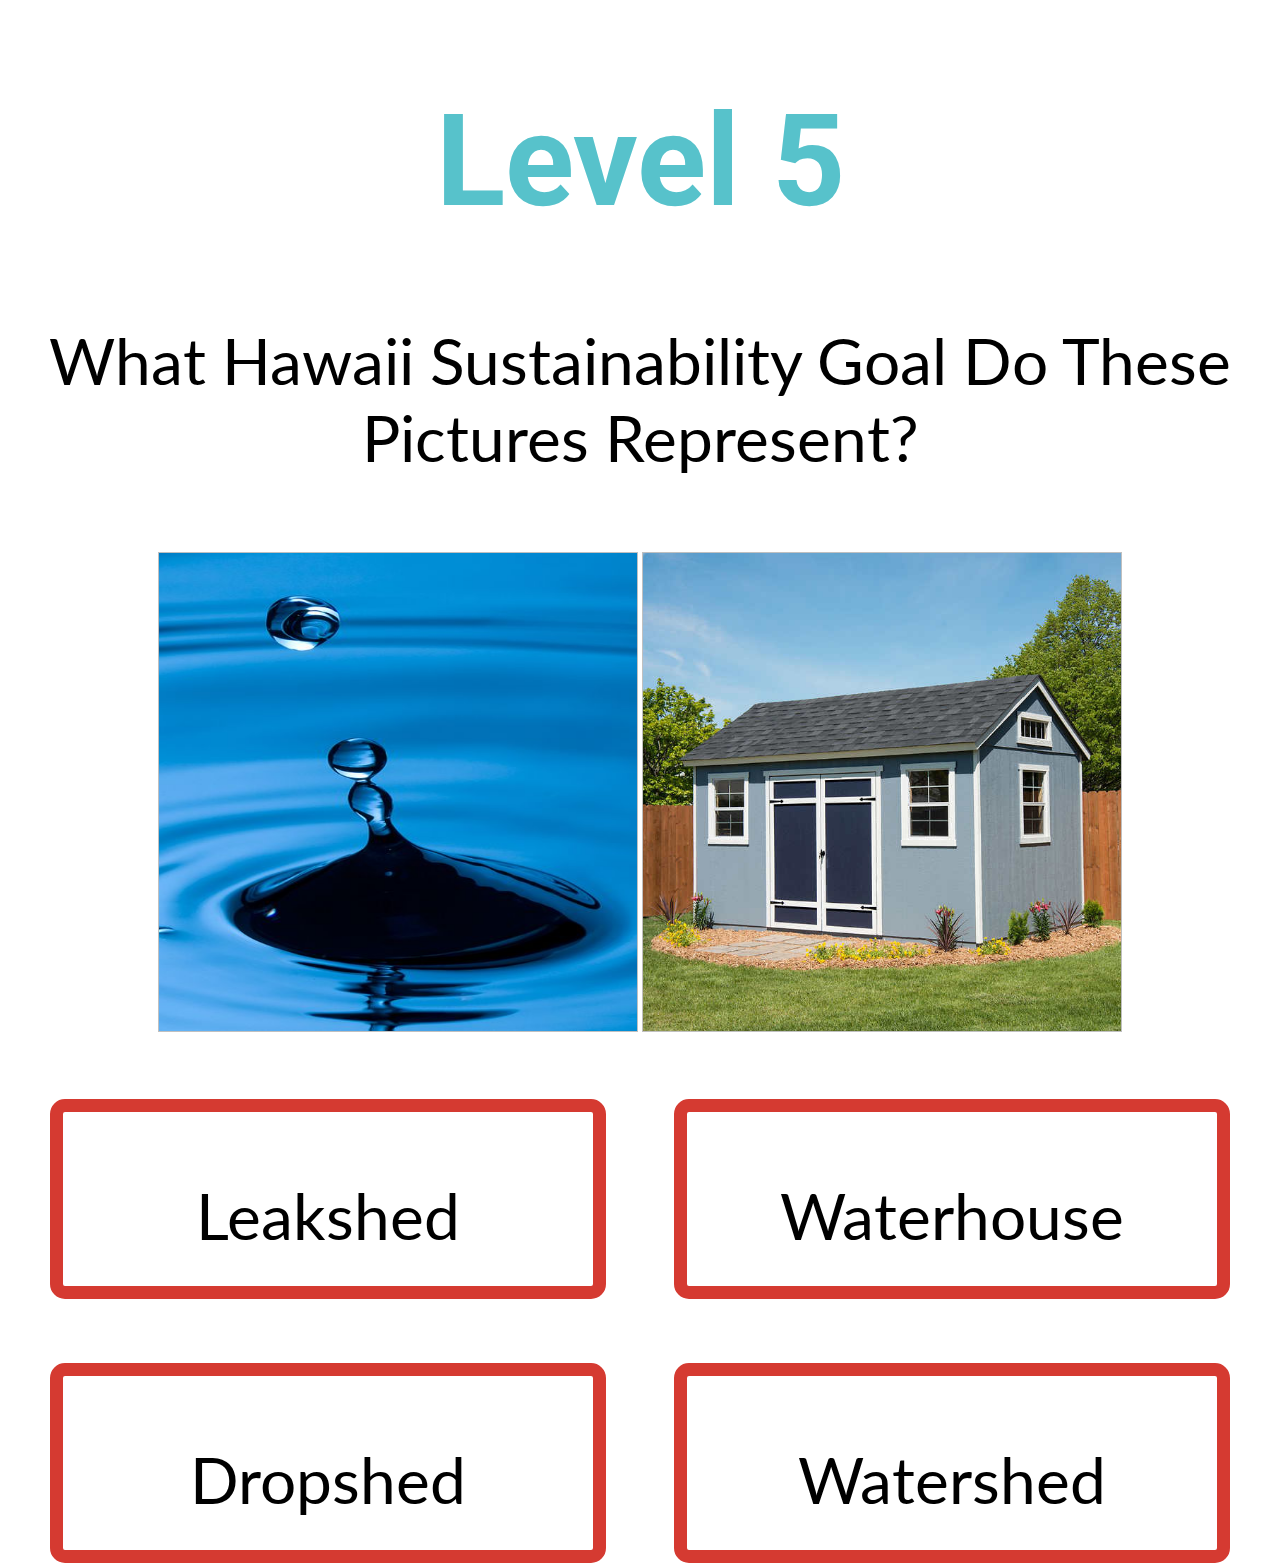
<file: html/fifth.html>
<!DOCTYPE html>
<head>
	<html lang="en">
	<link rel="stylesheet" type="text/css" href="../css/fifth.css">
	<script type="text/javascript" src="../js/fifth.js"></script>
	<meta charset="UTF-8" content="width=device-width, initial-scale=1">
	<link href="https://fonts.googleapis.com/css?family=Lato|Roboto&display=swap" rel="stylesheet">
	<title>Fifth</title>
</head>

<body style="text-align: center;">
	<div>
		<h1>Level 5</h1>
		<p class="question">What Hawaii Sustainability Goal Do These Pictures Represent?</p>
	</div>

	<div>
		<img class="images" id="image-1">
		<img class="images" id="image-2"> 
	</div>

	<div>
		<button onclick="myFunction2()" type="button" id="button" class="button2 text popup2">
			<p>Leakshed</p>
			<span class="popuptext2" id="myPopup2">X</span>
		</button>

		<button onclick="myFunction3()" type="button" id="button" class="button3 text popup3">
			<p>Waterhouse</p>
			<span class="popuptext3" id="myPopup3">X</span>
		</button>

		<button onclick="myFunction4()" type="button" id="button" class="button4 text popup4">
			<p>Dropshed</p>
			<span class="popuptext4" id="myPopup4">X</span>
		</button>

		<button onclick="window.location.href = '../html/sixth.html';" type="button" id="button" class="button1 text">
			<p>Watershed</p>
		</button>
	</div>
</body>
</file>
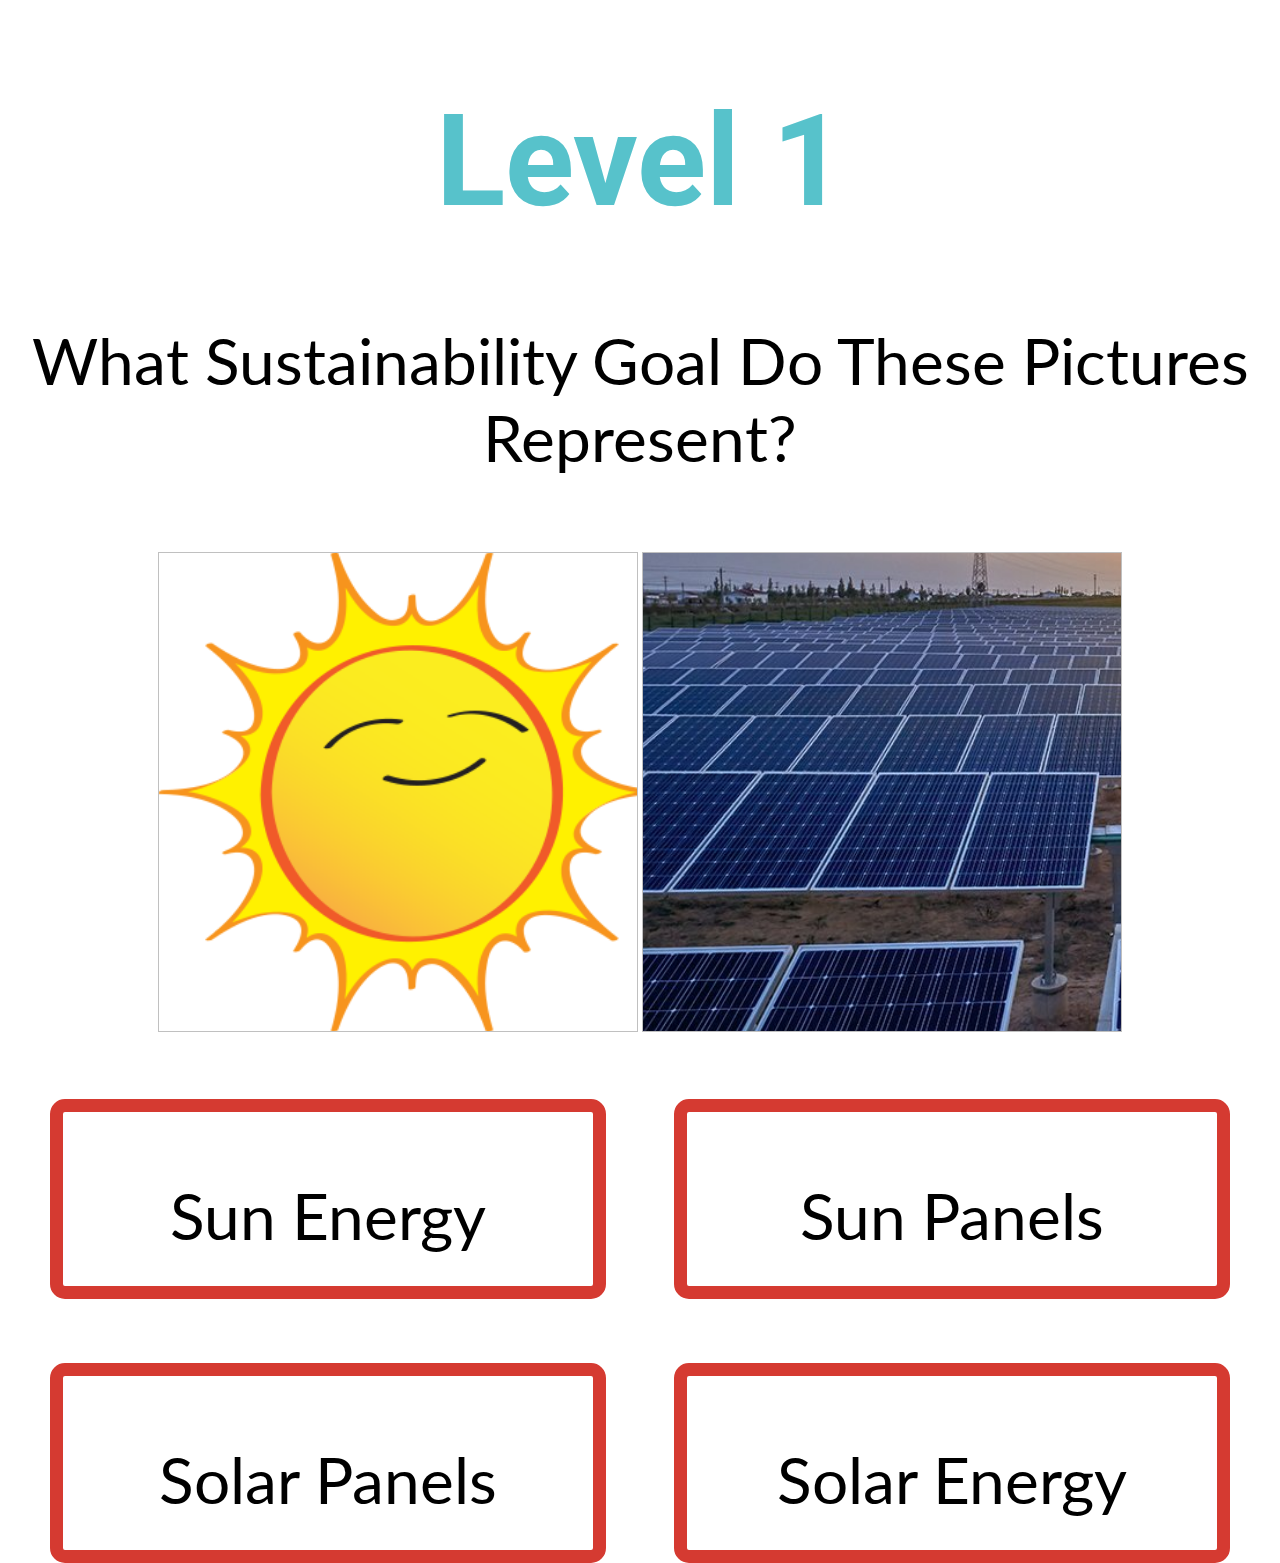
<file: html/first.html>
<!DOCTYPE html>
<head>
	<html lang="en">
	<link rel="stylesheet" type="text/css" href="../css/first.css">
	<script type="text/javascript" src="../js/first.js"></script>
	<meta charset="UTF-8" content="width=device-width, initial-scale=1">
	<link href="https://fonts.googleapis.com/css?family=Lato|Roboto&display=swap" rel="stylesheet">
	<title>First</title>
</head>

<body style="text-align: center;">
	<div>
		<h1>Level 1</h1>
		<p class="question">What Sustainability Goal Do These Pictures Represent?</p>
	</div>

	<div>
		<img class="images" id="image-1">
		<img class="images" id="image-2"> 
	</div>

	<div>
		<button onclick="myFunction3()" type="button" id="button" class="button3 text popup3">
			<p>Sun Energy</p>
			<span class="popuptext3" id="myPopup3">X</span>
		</button>

		<button onclick="myFunction2()" type="button" id="button" class="button2 text popup2">
			<p>Sun Panels</p>
			<span class="popuptext2" id="myPopup2">X</span>
		</button>

		<button onclick="window.location.href = '../html/second.html';" type="button" id="button" class="button1 text">
			<p>Solar Panels</p>
		</button>

		<button onclick="myFunction4()" type="button" id="button" class="button4 text popup4">
			<p>Solar Energy</p>
			<span class="popuptext4" id="myPopup4">X</span>
		</button>
	</div>

<!-- 	<div>
		<p class="question">Hint</p>
		<p class="hint">It is a common method of renewable energy, especially in Hawaii. Implementing this can help our state reach our goal of 100% renewable energy by 2045.</p>
	</div> -->
</body>
</file>
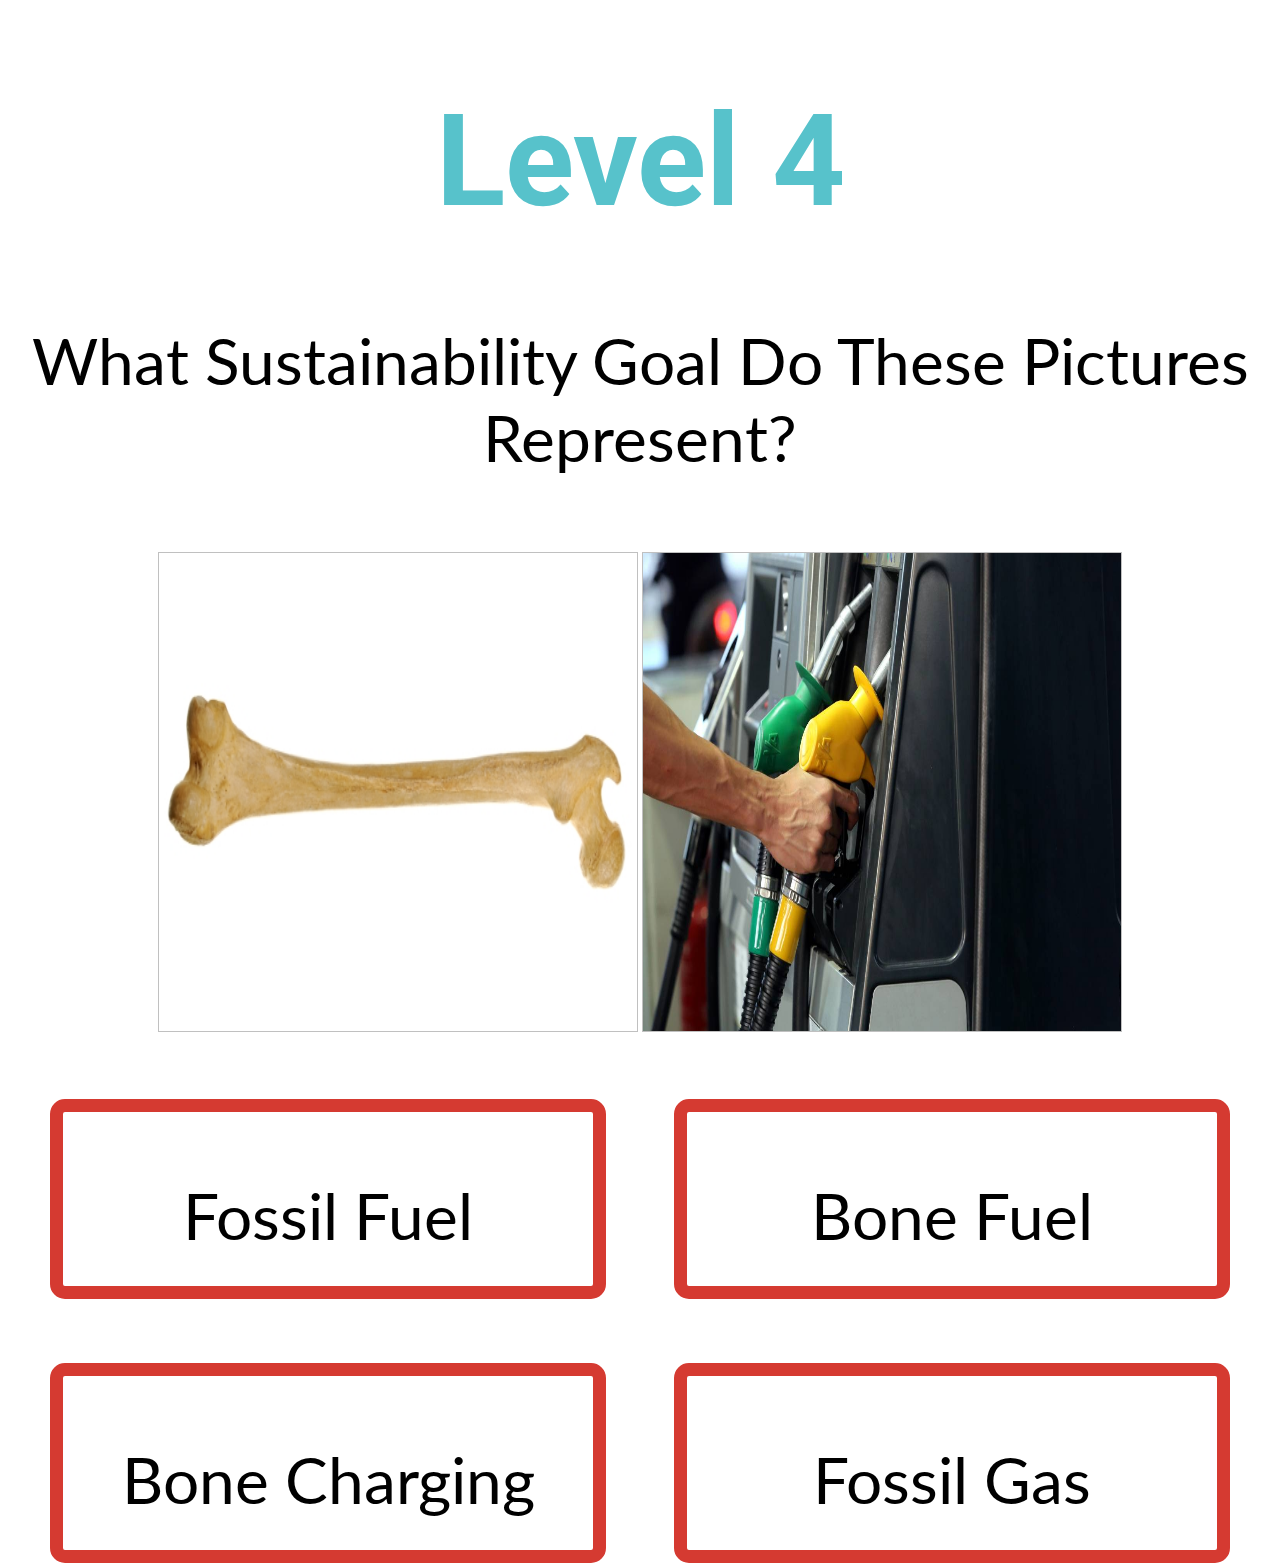
<file: html/fourth.html>
<!DOCTYPE html>
<head>
	<html lang="en">
	<link rel="stylesheet" type="text/css" href="../css/fourth.css">
	<script type="text/javascript" src="../js/fourth.js"></script>
	<meta charset="UTF-8" content="width=device-width, initial-scale=1">
	<link href="https://fonts.googleapis.com/css?family=Lato|Roboto&display=swap" rel="stylesheet">
	<title>Fourth</title>
</head>

<body style="text-align: center;">
	<div>
		<h1>Level 4</h1>
		<p class="question">What Sustainability Goal Do These Pictures Represent?</p>
	</div>

	<div>
		<img class="images" id="image-1">
		<img class="images" id="image-2"> 
	</div>

	<div>
		<button onclick="window.location.href = '../html/fifth.html';" type="button" id="button" class="button1 text">
			<p>Fossil Fuel</p>
		</button>

		<button onclick="myFunction2()" type="button" id="button" class="button2 text popup2">
			<p>Bone Fuel</p>
			<span class="popuptext2" id="myPopup2">X</span>
		</button>

		<button onclick="myFunction3()" type="button" id="button" class="button3 text popup3">
			<p>Bone Charging</p>
			<span class="popuptext3" id="myPopup3">X</span>
		</button>

		<button onclick="myFunction4()" type="button" id="button" class="button4 text popup4">
			<p>Fossil Gas</p>
			<span class="popuptext4" id="myPopup4">X</span>
		</button>
	</div>
</body>
</file>
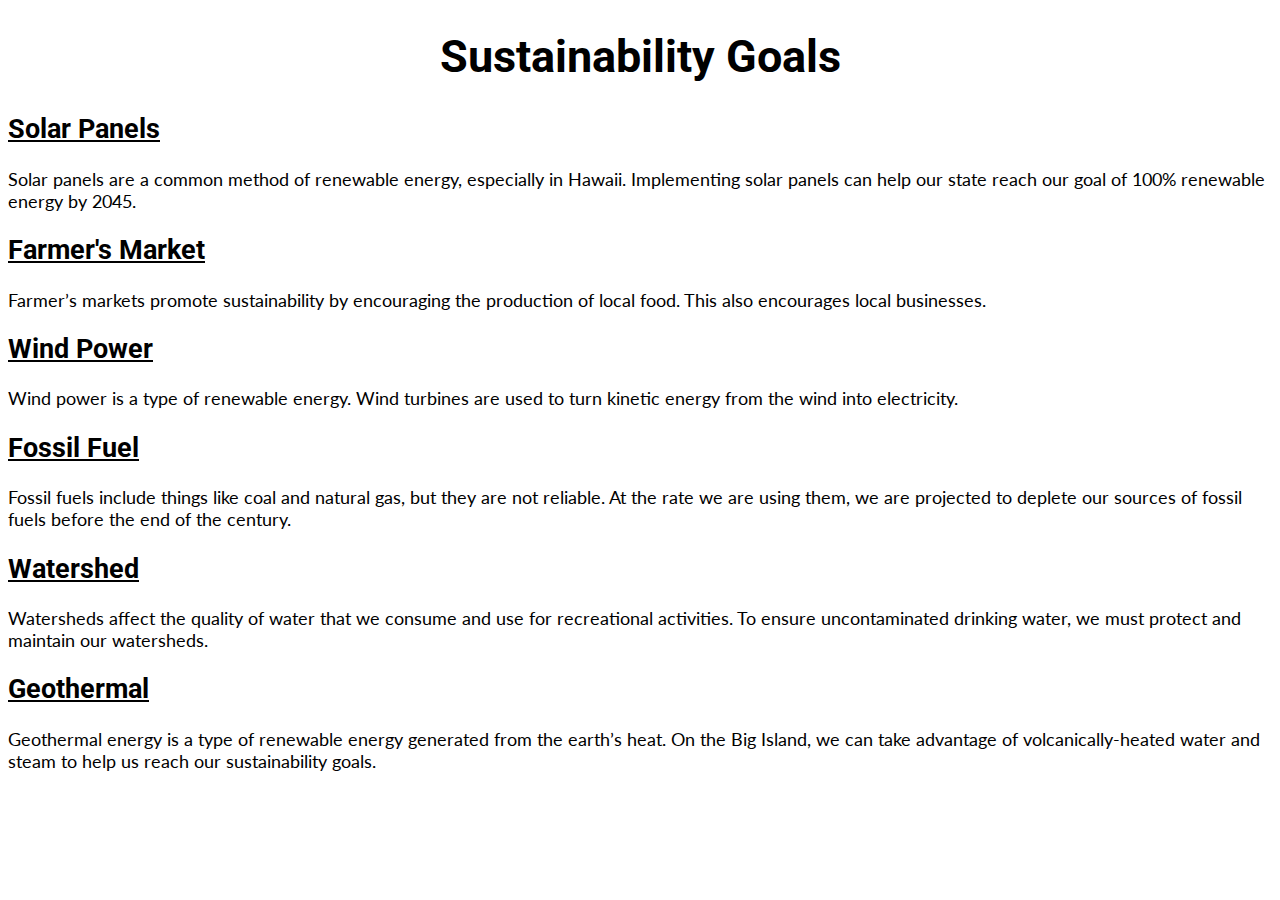
<file: html/information.html>
<!DOCTYPE html>
<head>
	<html lang="en">
	<link rel="stylesheet" type="text/css" href="../css/information.css">
	<meta charset="UTF-8" content="width=device-width, initial-scale=1">
	<link href="https://fonts.googleapis.com/css?family=Lato|Roboto&display=swap" rel="stylesheet">
	<title>Information</title>
</head>

<body>
	<div>
		<h1>Sustainability Goals</h1>

		<h2>Solar Panels</h2>
			<p>Solar panels are a common method of renewable energy, especially in Hawaii. Implementing solar panels can help our state reach our goal of 100% renewable energy by 2045.</p>

		<h2>Farmer's Market</h2>
			<p>Farmer’s markets promote sustainability by encouraging the production of local food. This also encourages local businesses.</p>

		<h2>Wind Power</h2>
			<p>Wind power is a type of renewable energy. Wind turbines are used to turn kinetic energy from the wind into electricity.</p>

		<h2>Fossil Fuel</h2>
			<p>Fossil fuels include things like coal and natural gas, but they are not reliable. At the rate we are using them, we are projected to deplete our sources of fossil fuels before the end of the century.</p>

		<h2>Watershed</h2>
			<p>Watersheds affect the quality of water that we consume and use for recreational activities. To ensure uncontaminated drinking water, we must protect and maintain our watersheds.</p>

		<h2>Geothermal</h2>
			<p>Geothermal energy is a type of renewable energy generated from the earth’s heat. On the Big Island, we can take advantage of volcanically-heated water and steam to help us reach our sustainability goals.</p>
			<br>
			<br>
			<br>
	</div>
</body>
</file>
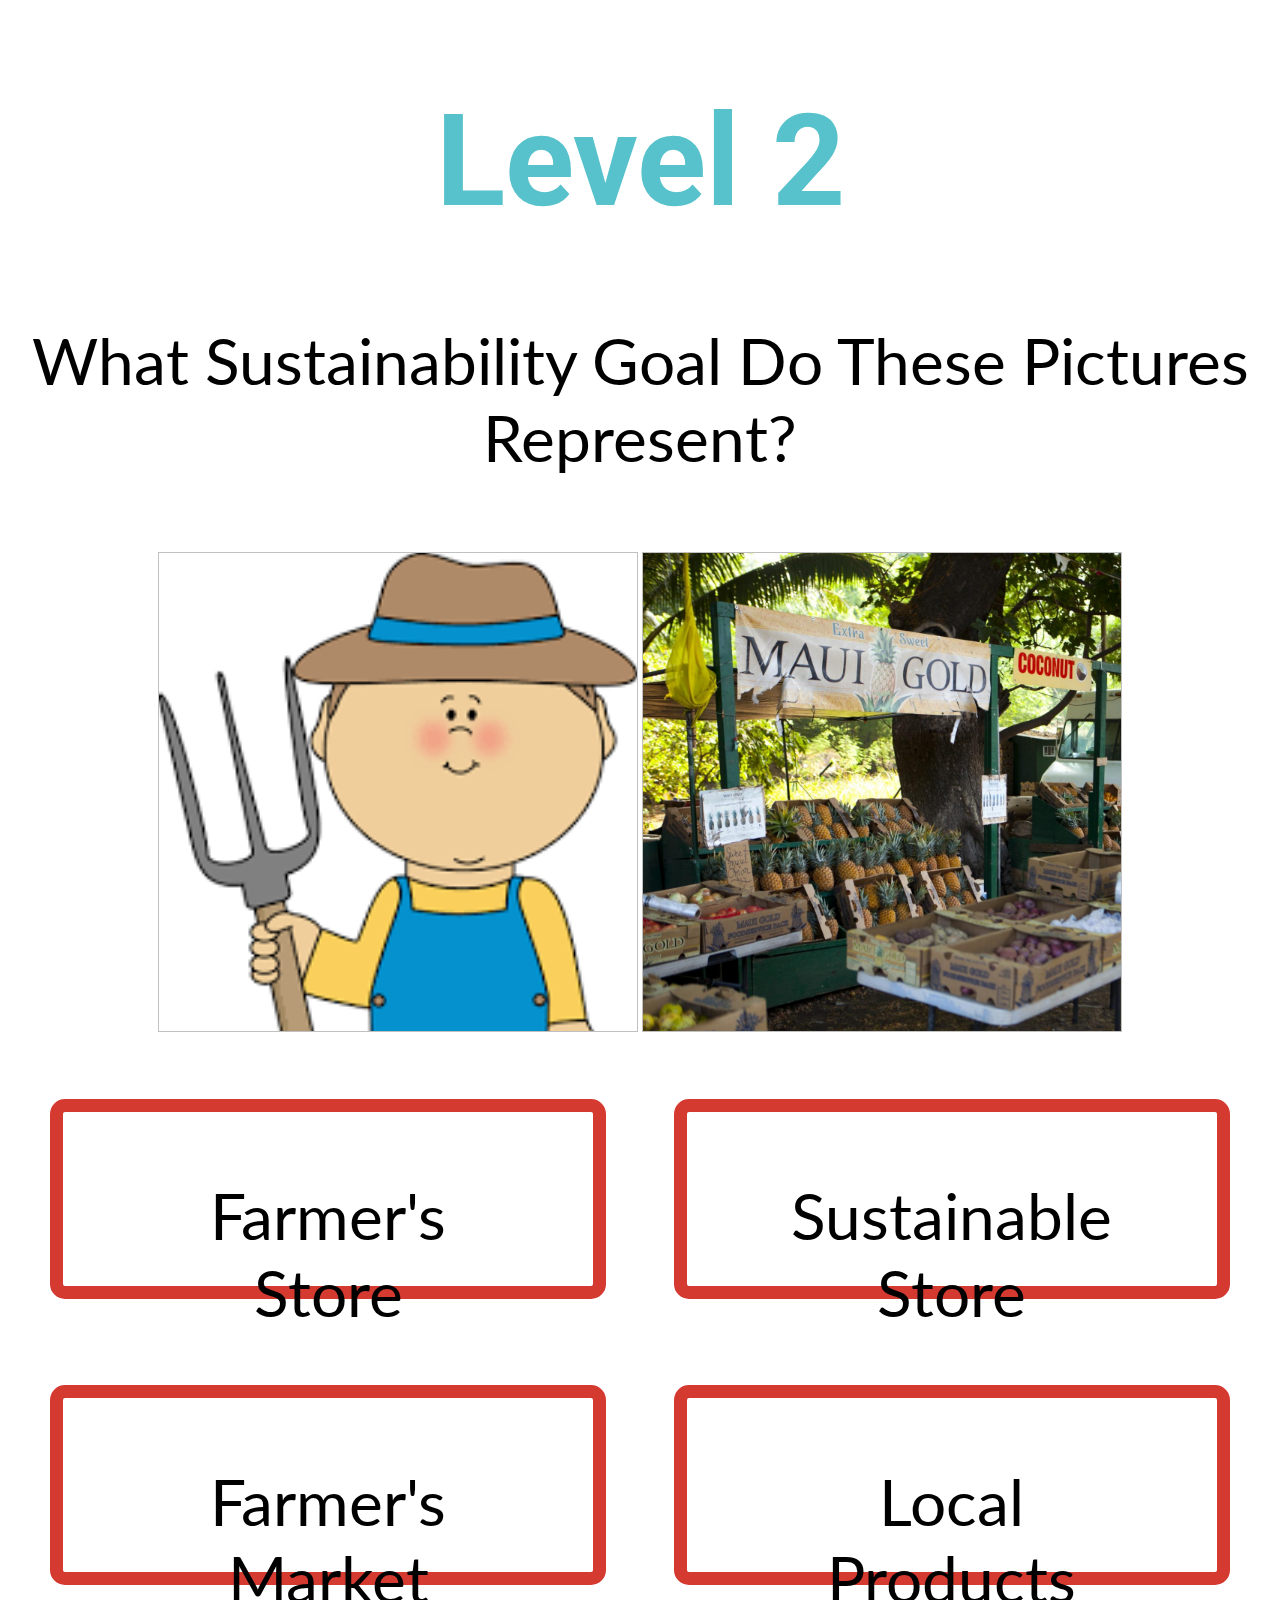
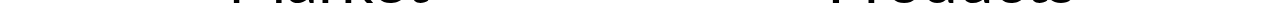
<file: html/second.html>
<!DOCTYPE html>
<head>
	<html lang="en">
	<link rel="stylesheet" type="text/css" href="../css/second.css">
	<script type="text/javascript" src="../js/second.js"></script>
	<meta charset="UTF-8" content="width=device-width, initial-scale=1">
	<link href="https://fonts.googleapis.com/css?family=Lato|Roboto&display=swap" rel="stylesheet">
	<title>Second</title>
</head>

<body style="text-align: center;">
	<div>
		<h1>Level 2</h1>
		<p class="question">What Sustainability Goal Do These Pictures Represent?</p>
	</div>

	<div>
		<img class="images" id="image-1">
		<img class="images" id="image-2"> 
	</div>

	<div>
		<button onclick="myFunction3()" type="button" id="button" class="button3 text popup3">
			<p>Farmer's<br>Store</p>
			<span class="popuptext3" id="myPopup3">X</span>
		</button>

		<button onclick="myFunction2()" type="button" id="button" class="button2 text popup2">
			<p>Sustainable<br>Store</p>
			<span class="popuptext2" id="myPopup2">X</span>
		</button>

		<button onclick="window.location.href = '../html/third.html';" type="button" id="button" class="button1 text">
			<p>Farmer's<br>Market</p>
		</button>

		<button onclick="myFunction4()" type="button" id="button" class="button4 text popup4">
			<p>Local<br>Products</p>
			<span class="popuptext4" id="myPopup4">X</span>
		</button>
	</div>
</body>
</file>
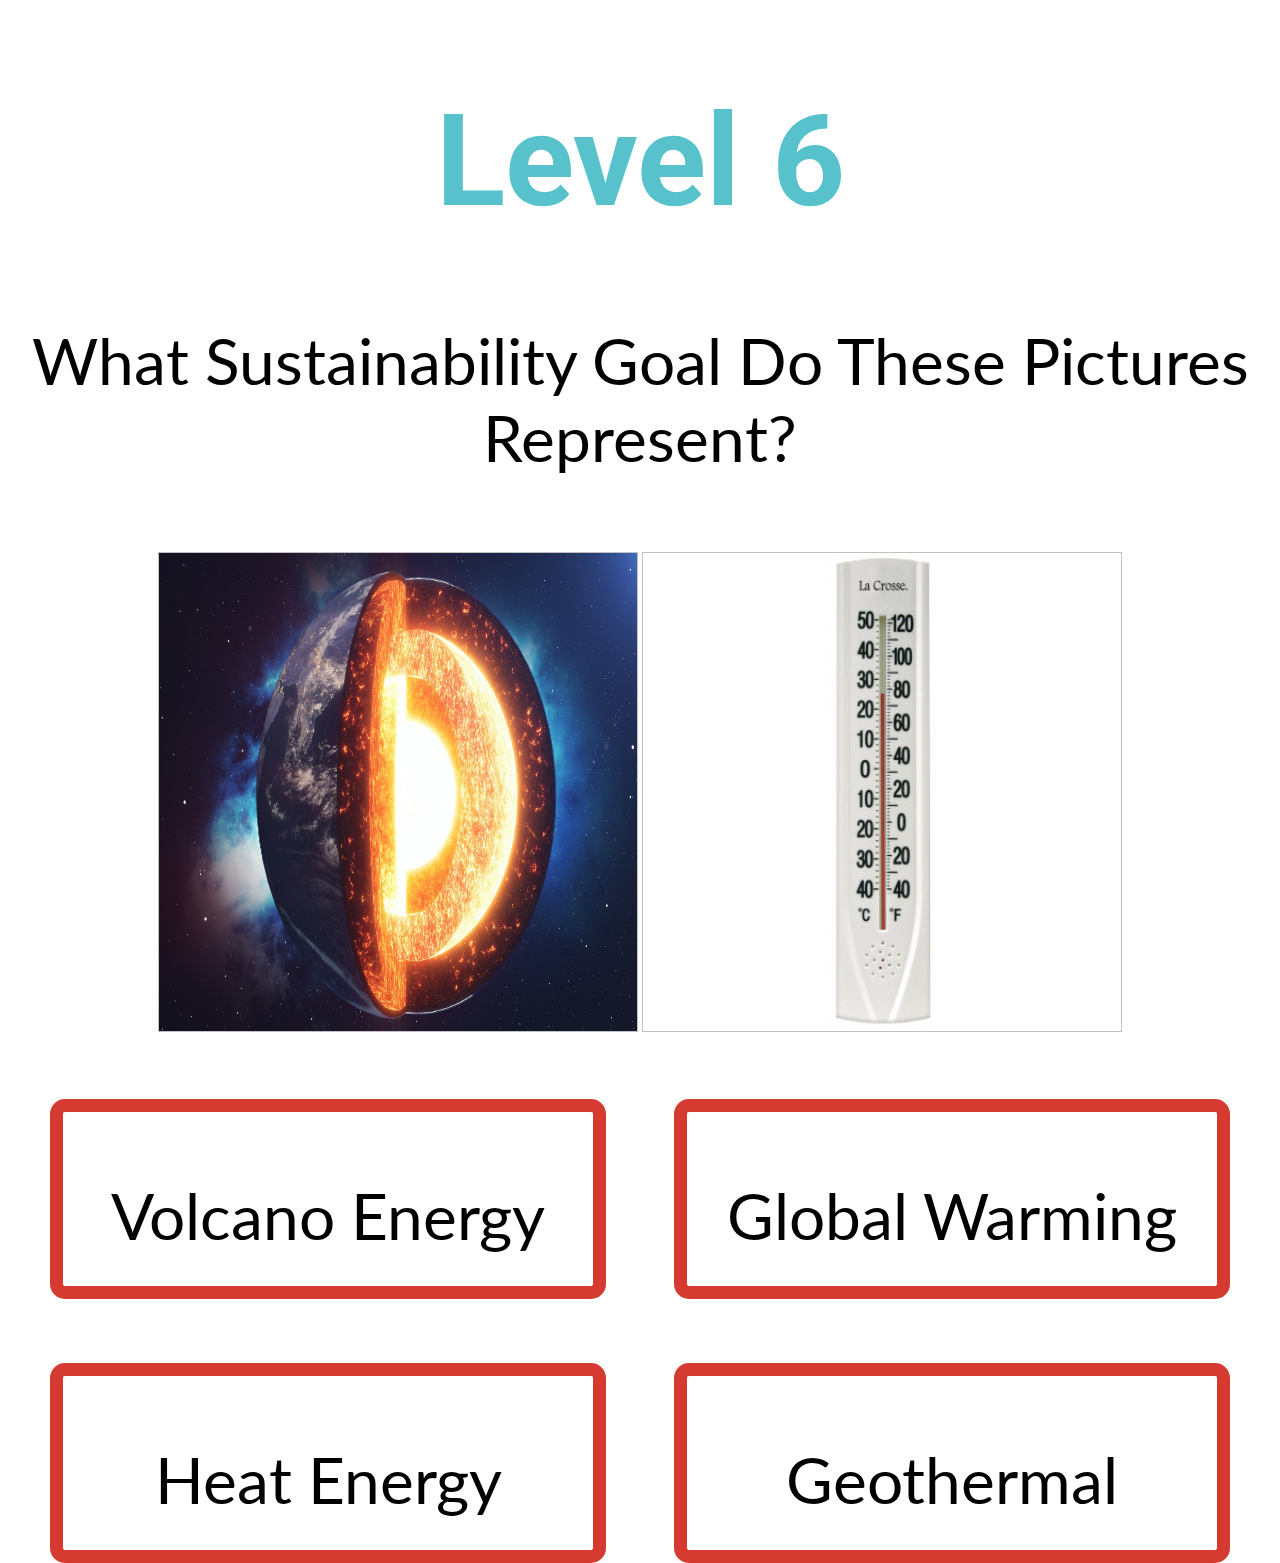
<file: html/sixth.html>
<!DOCTYPE html>
<head>
	<html lang="en">
	<link rel="stylesheet" type="text/css" href="../css/sixth.css">
	<script type="text/javascript" src="../js/sixth.js"></script>
	<meta charset="UTF-8" content="width=device-width, initial-scale=1">
	<link href="https://fonts.googleapis.com/css?family=Lato|Roboto&display=swap" rel="stylesheet">
	<title>Sixth</title>
</head>

<body style="text-align: center;">
	<div>
		<h1>Level 6</h1>
		<p class="question">What Sustainability Goal Do These Pictures Represent?</p>
	</div>

	<div>
		<img class="images" id="image-1">
		<img class="images" id="image-2"> 
	</div>

	<div>
		<button onclick="myFunction2()" type="button" id="button" class="button2 text popup2">
			<p>Volcano Energy</p>
			<span class="popuptext2" id="myPopup2">X</span>
		</button>

		<button onclick="myFunction3()" type="button" id="button" class="button3 text popup3">
			<p>Global Warming</p>
			<span class="popuptext3" id="myPopup3">X</span>
		</button>

		<button onclick="myFunction4()" type="button" id="button" class="button4 text popup4">
			<p>Heat Energy</p>
			<span class="popuptext4" id="myPopup4">X</span>
		</button>

		<button onclick="window.location.href = '../html/information.html';" type="button" id="button" class="button1 text">
			<p>Geothermal</p>
		</button>
	</div>
</body>
</file>
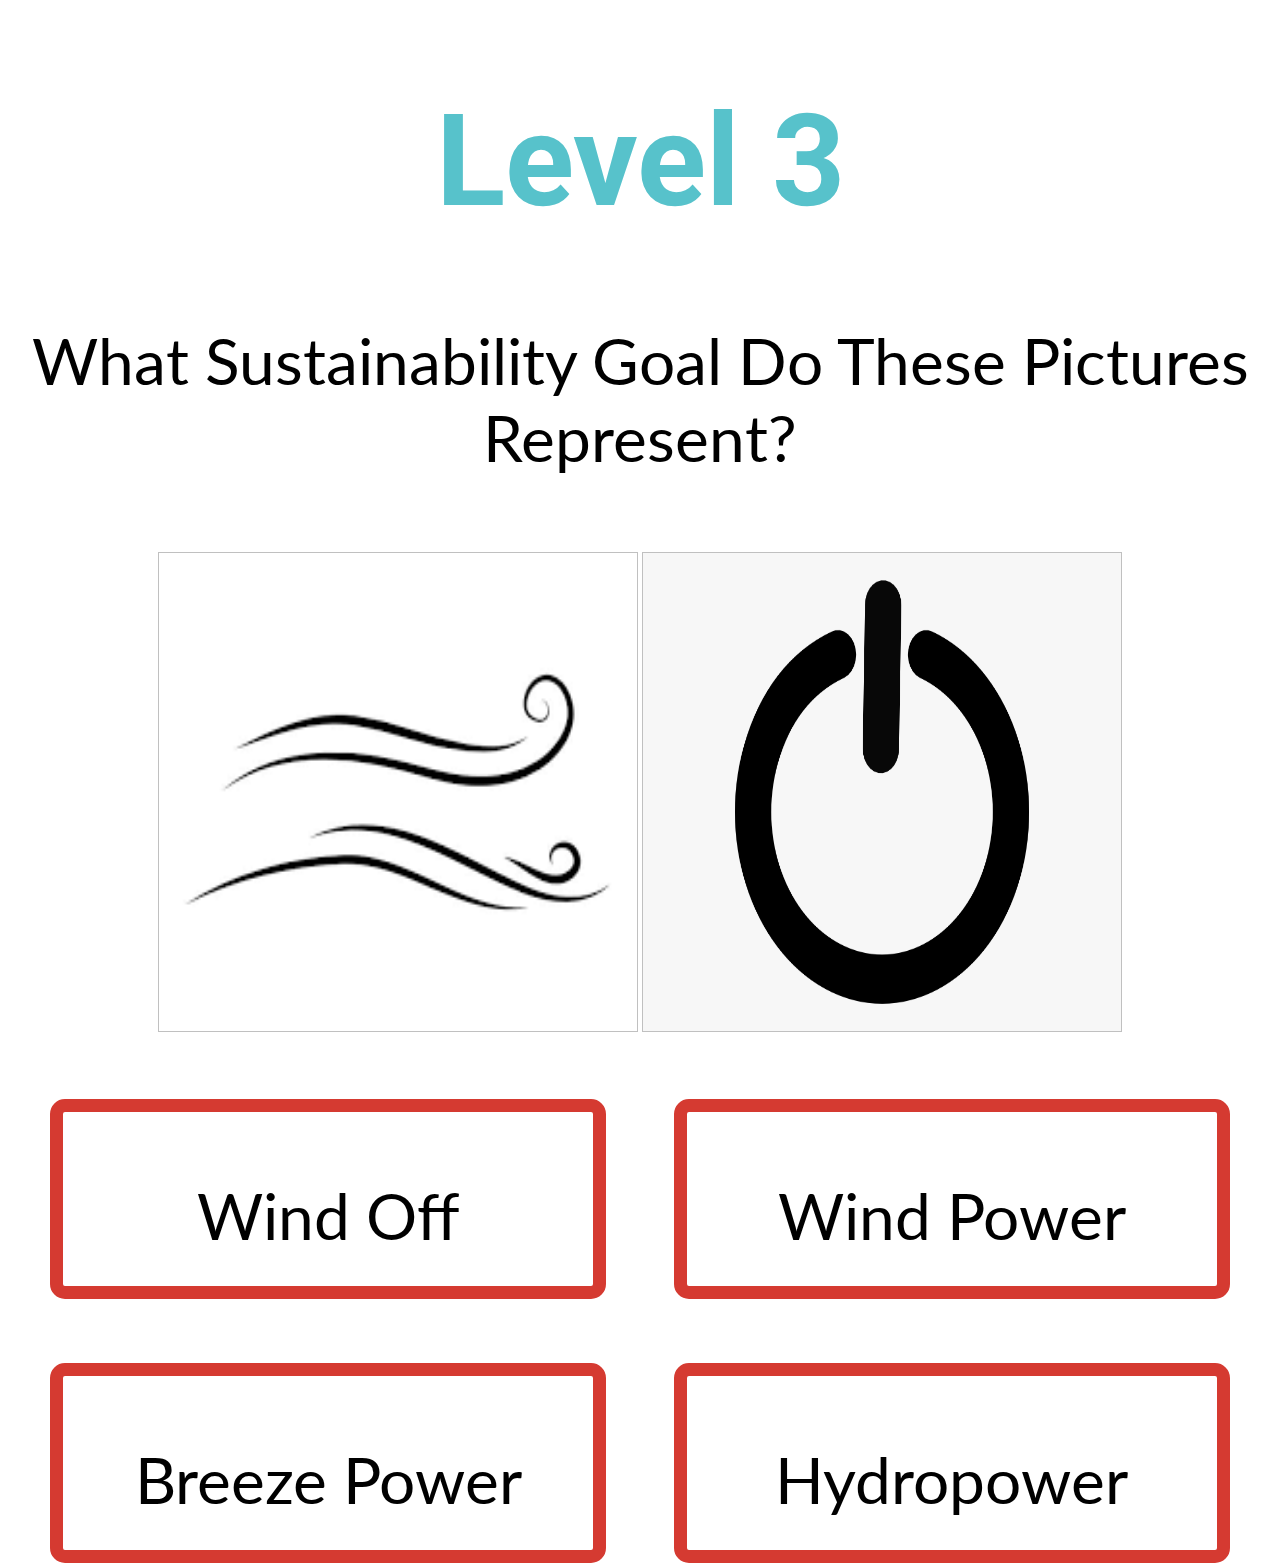
<file: html/third.html>
<!DOCTYPE html>
<head>
	<html lang="en">
	<link rel="stylesheet" type="text/css" href="../css/third.css">
	<script type="text/javascript" src="../js/third.js"></script>
	<meta charset="UTF-8" content="width=device-width, initial-scale=1">
	<link href="https://fonts.googleapis.com/css?family=Lato|Roboto&display=swap" rel="stylesheet">
	<title>Third</title>
</head>

<body style="text-align: center;">
	<div>
		<h1>Level 3</h1>
		<p class="question">What Sustainability Goal Do These Pictures Represent?</p>
	</div>

	<div>
		<img class="images" id="image-1">
		<img class="images" id="image-2"> 
	</div>

	<div>
		<button onclick="myFunction2()" type="button" id="button" class="button2 text popup2">
			<p>Wind Off</p>
			<span class="popuptext2" id="myPopup2">X</span>
		</button>

		<button onclick="window.location.href = '../html/fourth.html';" type="button" id="button" class="button1 text">
			<p>Wind Power</p>
		</button>

		<button onclick="myFunction3()" type="button" id="button" class="button3 text popup3">
			<p>Breeze Power</p>
			<span class="popuptext3" id="myPopup3">X</span>
		</button>

		<button onclick="myFunction4()" type="button" id="button" class="button4 text popup4">
			<p>Hydropower</p>
			<span class="popuptext4" id="myPopup4">X</span>
		</button>
	</div>
</body>
</file>
<file: css/fifth.css>
html{
    height: 100%;
    width: 100%;
}
h1{
    font-size: 10vw;
    font-family: 'Roboto', sans-serif;
    color: #57C2CB;
}
p {
    font-family: 'Lato', sans-serif;
    font-size: 5vw;
}
.question {
    font-size: 5vw;
}
.images{
    height: 480px;
    width: 480px;
    background-size: 100% 100%;
    margin: auto;
    margin-top: 1%;
    align-content: center;
    }
#image-1{
    background-image: url("../pictures/water.jpg");
}
#image-2{
    background-image: url("../pictures/shed.jpeg");
}
#button {
    height: 200px;
    width: 44%;
    margin-left: 2.5%;
    margin-right: 2.5%;
    margin-top: 5%;
    border-radius: 15px;
    border-color: #d53a31;
    border-width: 13px;
    background-color: white;
    border-style: solid;
}

.text {
    font-size: 5vw;
}
.button1  {
}
.button2  {
    
}
.button3  {
    
}
.button4  {
    
}
.popup2 {
    position: relative;
}
.popup2 .popuptext2 {
    visibility: hidden;
    width: 160px;
    background-color: #bf001d;
    color: white;
    text-align: center;
    border-radius: 10px;
    padding: 5px 0;
    position: absolute;
    bottom: 110%;
    margin-left: -80px;
}
.popup2 .popuptext2::after {
    content: "";
    position: absolute;
    top: 100%;
    left: 50%;
    margin-left: -5px;
    border-width: 5px;
    border-style: solid;
    border-color: #bf001d transparent transparent transparent;
}
.popup2 .show {
    visibility: visible;
}
.popup3 {
    position: relative;
}
.popup3 .popuptext3 {
    visibility: hidden;
    width: 160px;
    background-color: #bf001d;
    color: white;
    text-align: center;
    border-radius: 10px;
    padding: 5px 0;
    position: absolute;
    bottom: 110%;
    margin-left: -80px;
}
.popup3 .popuptext3::after {
    content: "";
    position: absolute;
    top: 100%;
    left: 50%;
    margin-left: -5px;
    border-width: 5px;
    border-style: solid;
    border-color: #bf001d transparent transparent transparent;
}
.popup3 .show {
    visibility: visible;
}
.popup4 {
    position: relative;
}
.popup4 .popuptext4 {
    visibility: hidden;
    width: 160px;
    background-color: #bf001d;
    color: white;
    text-align: center;
    border-radius: 10px;
    padding: 5px 0;
    position: absolute;
    bottom: 110%;
    margin-left: -80px;
}
.popup4 .popuptext4::after {
    content: "";
    position: absolute;
    top: 100%;
    left: 50%;
    margin-left: -5px;
    border-width: 5px;
    border-style: solid;
    border-color: #bf001d transparent transparent transparent;
}
.popup4 .show {
    visibility: visible;
}
</file>
<file: css/first.css>
html{
    height: 100%;
    width: 100%;
}
h1{
    font-size: 10vw;
    font-family: 'Roboto', sans-serif;
    color: #57C2CB;
}
p {
    font-family: 'Lato', sans-serif;
}
.hint {
    font-size: 2vw;
    text-align: justify;
}
.question {
    font-size: 5vw;
}
.images{
    height: 480px;
    width: 480px;
    background-size: cover;
    margin: auto;
    margin-top: 1%;
    align-content: center;
    }
#image-1{
    background-image: url("../pictures/sun.png");
}
#image-2{
    background-image: url("../pictures/solarpanels.jpg");
}
#button {
    height: 200px;
    width: 44%;
    margin-left: 2.5%;
    margin-right: 2.5%;
    margin-top: 5%;
    border-radius: 15px;
    border-color: #d53a31;
    border-width: 13px;
    background-color: white;
    border-style: solid;
}
.text {
    font-size: 5vw;
}
.button1  {
}
.button2  {
    
}
.button3  {
    
}
.button4  {
    
}
.popup2 {
    position: relative;
}
.popup2 .popuptext2 {
    visibility: hidden;
    width: 160px;
    background-color: #bf001d;
    color: white;
    text-align: center;
    border-radius: 10px;
    padding: 5px 0;
    position: absolute;
    bottom: 110%;
    margin-left: -80px;
}
.popup2 .popuptext2::after {
    content: "";
    position: absolute;
    top: 100%;
    left: 50%;
    margin-left: -5px;
    border-width: 5px;
    border-style: solid;
    border-color: #bf001d transparent transparent transparent;
}
.popup2 .show {
    visibility: visible;
}
.popup3 {
    position: relative;
}
.popup3 .popuptext3 {
    visibility: hidden;
    width: 160px;
    background-color: #bf001d;
    color: white;
    text-align: center;
    border-radius: 10px;
    padding: 5px 0;
    position: absolute;
    bottom: 110%;
    margin-left: -80px;
}
.popup3 .popuptext3::after {
    content: "";
    position: absolute;
    top: 100%;
    left: 50%;
    margin-left: -5px;
    border-width: 5px;
    border-style: solid;
    border-color: #bf001d transparent transparent transparent;
}
.popup3 .show {
    visibility: visible;
}
.popup4 {
    position: relative;
}
.popup4 .popuptext4 {
    visibility: hidden;
    width: 160px;
    background-color: #bf001d;
    color: white;
    text-align: center;
    border-radius: 10px;
    padding: 5px 0;
    position: absolute;
    bottom: 110%;
    margin-left: -80px;
}
.popup4 .popuptext4::after {
    content: "";
    position: absolute;
    top: 100%;
    left: 50%;
    margin-left: -5px;
    border-width: 5px;
    border-style: solid;
    border-color: #bf001d transparent transparent transparent;
}
.popup4 .show {
    visibility: visible;
}
</file>
<file: css/fourth.css>
html{
    height: 100%;
    width: 100%;
}
h1{
    font-size: 10vw;
    font-family: 'Roboto', sans-serif;
    color: #57C2CB;
}
p {
    font-family: 'Lato', sans-serif;
    font-size: 5vw;
}
.question {
    font-size: 5vw;
}
.images{
    height: 480px;
    width: 480px;
    background-size: 100% 100%;
    margin: auto;
    margin-top: 1%;
    align-content: center;
    }
#image-1{
    background-image: url("../pictures/bone.jpg");
}
#image-2{
    background-image: url("../pictures/gas.jpg");
}
#button {
    height: 200px;
    width: 44%;
    margin-left: 2.5%;
    margin-right: 2.5%;
    margin-top: 5%;
    border-radius: 15px;
    border-color: #d53a31;
    border-width: 13px;
    background-color: white;
    border-style: solid;
}
.text {
    font-size: 5vw;
}
.button1  {
}
.button2  {
    
}
.button3  {
    
}
.button4  {
    
}
.popup2 {
    position: relative;
}
.popup2 .popuptext2 {
    visibility: hidden;
    width: 160px;
    background-color: #bf001d;
    color: white;
    text-align: center;
    border-radius: 10px;
    padding: 5px 0;
    position: absolute;
    bottom: 110%;
    margin-left: -80px;
}
.popup2 .popuptext2::after {
    content: "";
    position: absolute;
    top: 100%;
    left: 50%;
    margin-left: -5px;
    border-width: 5px;
    border-style: solid;
    border-color: #bf001d transparent transparent transparent;
}
.popup2 .show {
    visibility: visible;
}
.popup3 {
    position: relative;
}
.popup3 .popuptext3 {
    visibility: hidden;
    width: 160px;
    background-color: #bf001d;
    color: white;
    text-align: center;
    border-radius: 10px;
    padding: 5px 0;
    position: absolute;
    bottom: 110%;
    margin-left: -80px;
}
.popup3 .popuptext3::after {
    content: "";
    position: absolute;
    top: 100%;
    left: 50%;
    margin-left: -5px;
    border-width: 5px;
    border-style: solid;
    border-color: #bf001d transparent transparent transparent;
}
.popup3 .show {
    visibility: visible;
}
.popup4 {
    position: relative;
}
.popup4 .popuptext4 {
    visibility: hidden;
    width: 160px;
    background-color: #bf001d;
    color: white;
    text-align: center;
    border-radius: 10px;
    padding: 5px 0;
    position: absolute;
    bottom: 110%;
    margin-left: -80px;
}
.popup4 .popuptext4::after {
    content: "";
    position: absolute;
    top: 100%;
    left: 50%;
    margin-left: -5px;
    border-width: 5px;
    border-style: solid;
    border-color: #bf001d transparent transparent transparent;
}
.popup4 .show {
    visibility: visible;
}
</file>
<file: css/information.css>
html{
	height: 100%;
	width: 100%;
}

h1{
	font-size: 5vh;
	font-family: 'Roboto', sans-serif;
	text-align: center;
}

h2{
	font-size: 3vh;
	font-family: 'Roboto', sans-serif;
	text-decoration-line: underline;
}

p{
	font-size: 2vh;
	font-family: 'Lato', sans-serif;
}
</file>
<file: css/second.css>
html{
    height: 100%;
    width: 100%;
}
h1{
    font-size: 10vw;
    font-family: 'Roboto', sans-serif;
    color: #57C2CB;
}
p {
    font-family: 'Lato', sans-serif;
    font-size: 5vw;
}
.question {
    font-size: 5vw;
}
.images{
    height: 480px;
    width: 480px;
    background-size: cover;
    margin: auto;
    margin-top: 1%;
    align-content: center;
    }
#image-1{
    background-image: url("../pictures/farmer.png");
}
#image-2{
    background-image: url("../pictures/market.jpg");
}
#button {
    height: 200px;
    width: 44%;
    margin-left: 2.5%;
    margin-right: 2.5%;
    margin-top: 5%;
    border-radius: 15px;
    border-color: #d53a31;
    border-width: 13px;
    background-color: white;
    border-style: solid;
}
.text {
    font-size: 5vw;
}
.button1  {
}
.button2  {
    
}
.button3  {
    
}
.button4  {
    
}
.popup2 {
    position: relative;
}
.popup2 .popuptext2 {
    visibility: hidden;
    width: 160px;
    background-color: #bf001d;
    color: white;
    text-align: center;
    border-radius: 10px;
    padding: 5px 0;
    position: absolute;
    bottom: 110%;
    margin-left: -80px;
}
.popup2 .popuptext2::after {
    content: "";
    position: absolute;
    top: 100%;
    left: 50%;
    margin-left: -5px;
    border-width: 5px;
    border-style: solid;
    border-color: #bf001d transparent transparent transparent;
}
.popup2 .show {
    visibility: visible;
}
.popup3 {
    position: relative;
}
.popup3 .popuptext3 {
    visibility: hidden;
    width: 160px;
    background-color: #bf001d;
    color: white;
    text-align: center;
    border-radius: 10px;
    padding: 5px 0;
    position: absolute;
    bottom: 110%;
    margin-left: -80px;
}
.popup3 .popuptext3::after {
    content: "";
    position: absolute;
    top: 100%;
    left: 50%;
    margin-left: -5px;
    border-width: 5px;
    border-style: solid;
    border-color: #bf001d transparent transparent transparent;
}
.popup3 .show {
    visibility: visible;
}
.popup4 {
    position: relative;
}
.popup4 .popuptext4 {
    visibility: hidden;
    width: 160px;
    background-color: #bf001d;
    color: white;
    text-align: center;
    border-radius: 10px;
    padding: 5px 0;
    position: absolute;
    bottom: 110%;
    margin-left: -80px;
}
.popup4 .popuptext4::after {
    content: "";
    position: absolute;
    top: 100%;
    left: 50%;
    margin-left: -5px;
    border-width: 5px;
    border-style: solid;
    border-color: #bf001d transparent transparent transparent;
}
.popup4 .show {
    visibility: visible;
}
</file>
<file: css/sixth.css>
html{
    height: 100%;
    width: 100%;
}
h1{
    font-size: 10vw;
    font-family: 'Roboto', sans-serif;
    color: #57C2CB;
}
p {
    font-family: 'Lato', sans-serif;
    font-size: 5vw;
}
.question {
    font-size: 5vw;
}
.images{
    height: 480px;
    width: 480px;
    background-size: 100% 100%;
    margin: auto;
    margin-top: 1%;
    align-content: center;
    }
#image-1{
    background-image: url("../pictures/geo.jpg");
}
#image-2{
    background-image: url("../pictures/thermometer.jpg");
}
#button {
    height: 200px;
    width: 44%;
    margin-left: 2.5%;
    margin-right: 2.5%;
    margin-top: 5%;
    border-radius: 15px;
    border-color: #d53a31;
    border-width: 13px;
    background-color: white;
    border-style: solid;
}

.text {
    font-size: 5vw;
}
.button1  {
}
.button2  {
    
}
.button3  {
    
}
.button4  {
    
}
.popup2 {
    position: relative;
}
.popup2 .popuptext2 {
    visibility: hidden;
    width: 160px;
    background-color: #bf001d;
    color: white;
    text-align: center;
    border-radius: 10px;
    padding: 5px 0;
    position: absolute;
    bottom: 110%;
    margin-left: -80px;
}
.popup2 .popuptext2::after {
    content: "";
    position: absolute;
    top: 100%;
    left: 50%;
    margin-left: -5px;
    border-width: 5px;
    border-style: solid;
    border-color: #bf001d transparent transparent transparent;
}
.popup2 .show {
    visibility: visible;
}
.popup3 {
    position: relative;
}
.popup3 .popuptext3 {
    visibility: hidden;
    width: 160px;
    background-color: #bf001d;
    color: white;
    text-align: center;
    border-radius: 10px;
    padding: 5px 0;
    position: absolute;
    bottom: 110%;
    margin-left: -80px;
}
.popup3 .popuptext3::after {
    content: "";
    position: absolute;
    top: 100%;
    left: 50%;
    margin-left: -5px;
    border-width: 5px;
    border-style: solid;
    border-color: #bf001d transparent transparent transparent;
}
.popup3 .show {
    visibility: visible;
}
.popup4 {
    position: relative;
}
.popup4 .popuptext4 {
    visibility: hidden;
    width: 160px;
    background-color: #bf001d;
    color: white;
    text-align: center;
    border-radius: 10px;
    padding: 5px 0;
    position: absolute;
    bottom: 110%;
    margin-left: -80px;
}
.popup4 .popuptext4::after {
    content: "";
    position: absolute;
    top: 100%;
    left: 50%;
    margin-left: -5px;
    border-width: 5px;
    border-style: solid;
    border-color: #bf001d transparent transparent transparent;
}
.popup4 .show {
    visibility: visible;
}
</file>
<file: css/third.css>
html{
    height: 100%;
    width: 100%;
}
h1{
    font-size: 10vw;
    font-family: 'Roboto', sans-serif;
    color: #57C2CB;
}
p {
    font-family: 'Lato', sans-serif;
    font-size: 5vw;
}
.question {
    font-size: 5vw;
}
.images{
    height: 480px;
    width: 480px;
    background-size: 100% 100%;
    margin: auto;
    margin-top: 1%;
    align-content: center;
    }
#image-1{
    background-image: url("../pictures/wind.png");
}
#image-2{
    background-image: url("../pictures/power.png");
}
#button {
    height: 200px;
    width: 44%;
    margin-left: 2.5%;
    margin-right: 2.5%;
    margin-top: 5%;
    border-radius: 15px;
    border-color: #d53a31;
    border-width: 13px;
    background-color: white;
    border-style: solid;
}
.text {
    font-size: 5vw;
}
.button1  {
}
.button2  {
    
}
.button3  {
    
}
.button4  {
    
}
.popup2 {
    position: relative;
}
.popup2 .popuptext2 {
    visibility: hidden;
    width: 160px;
    background-color: #bf001d;
    color: white;
    text-align: center;
    border-radius: 10px;
    padding: 5px 0;
    position: absolute;
    bottom: 110%;
    margin-left: -80px;
}
.popup2 .popuptext2::after {
    content: "";
    position: absolute;
    top: 100%;
    left: 50%;
    margin-left: -5px;
    border-width: 5px;
    border-style: solid;
    border-color: #bf001d transparent transparent transparent;
}
.popup2 .show {
    visibility: visible;
}
.popup3 {
    position: relative;
}
.popup3 .popuptext3 {
    visibility: hidden;
    width: 160px;
    background-color: #bf001d;
    color: white;
    text-align: center;
    border-radius: 10px;
    padding: 5px 0;
    position: absolute;
    bottom: 110%;
    margin-left: -80px;
}
.popup3 .popuptext3::after {
    content: "";
    position: absolute;
    top: 100%;
    left: 50%;
    margin-left: -5px;
    border-width: 5px;
    border-style: solid;
    border-color: #bf001d transparent transparent transparent;
}
.popup3 .show {
    visibility: visible;
}
.popup4 {
    position: relative;
}
.popup4 .popuptext4 {
    visibility: hidden;
    width: 160px;
    background-color: #bf001d;
    color: white;
    text-align: center;
    border-radius: 10px;
    padding: 5px 0;
    position: absolute;
    bottom: 110%;
    margin-left: -80px;
}
.popup4 .popuptext4::after {
    content: "";
    position: absolute;
    top: 100%;
    left: 50%;
    margin-left: -5px;
    border-width: 5px;
    border-style: solid;
    border-color: #bf001d transparent transparent transparent;
}
.popup4 .show {
    visibility: visible;
}
</file>
